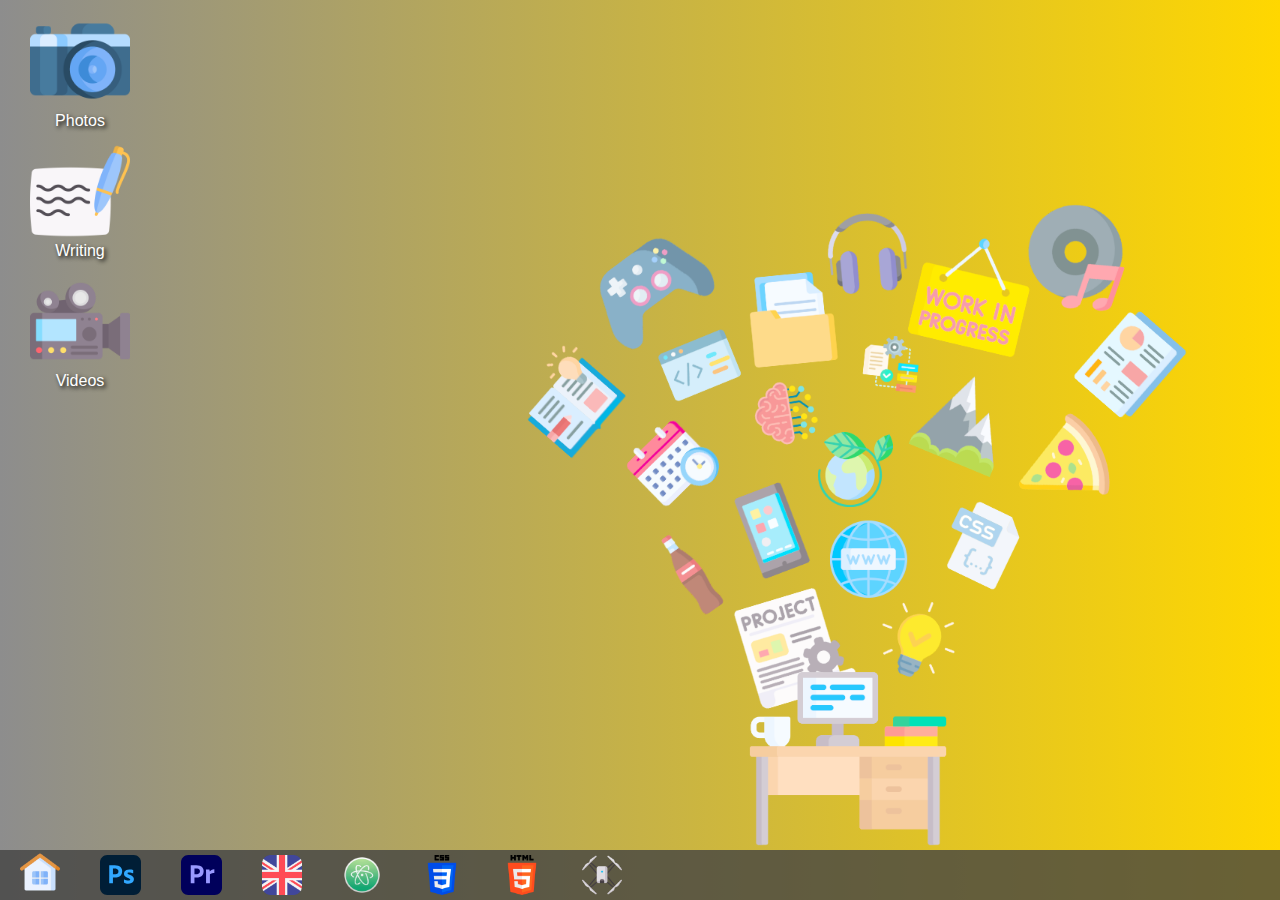
<file: index.html>
<!DOCTYPE html>
<html lang='en'>
  <head>
    <meta charset='UTF-8'/>
    <link rel="icon" type="image/x-icon" href="images/favicon.ico">
    <meta name='viewport'
      content='width=device-width, initial-scale=1.0, maximum-scale=1.0' />
    <title>Umberto Pestarini</title>
    <link rel="stylesheet" href="style3.css">
    <link href="https://fonts.googleapis.com/css2?family=Beth+Ellen&display=swap" rel="stylesheet">
  </head>
  <body>
  <div class="background desktop">

    <div class="desk-photo">
      <img src="images/desk.png" alt="background">
    </div>




   <div class="folder-container">
    <a href="portfolio-photo-gallery.html">
      <div class="desk-folder">
       <img src="images/icons/camera.png" alt="photos">
       <p>Photos</p>
      </div>
    </a>
    <a href="writing.html">
      <div class="desk-folder">
       <img  src="images/icons/writing.png" alt="writing">
       <p>Writing</p>
      </div>
    </a>
    <a href="https://www.youtube.com/channel/UCzTygvDn1j-W-tBzzBotGOg" target="_blank" rel="noopener">
      <div class="desk-folder">
       <img  src="images/icons/video.png" alt="videos">
       <p>Videos</p>
      </div>
    </a>
  </div>

    <div class="footer">
      <div class="footer-background">
      <div class="icons">

        <div class="dropup">
            <button class="dropbtn"><img id="home" src="images/icons/home.png" alt="icon"></button>
            <div class="dropup-content">
                <a href="aboutme.html">About</a>
                <a href="https://github.com/Umbi13" target="_blank" rel="noopener">Github</a>
                <a href="https://www.linkedin.com/in/umberto-pestarini-37a011240/" target="_blank" rel="noopener">Linkedin</a>
                <a href="mailform.html">Contact</a>
            </div>
          </div>

          <div class="skills">
            <img src="images/icons/Photoshop.svg" alt="Photoshop">
            <div class="level">
              <p>Photoshop <br> Intermediate <br> Self learner</p>

            </div>
          </div>

          <div class="skills">
            <img src="images/icons/Premiere.svg" alt="Premiere">
            <div class="level">
              <p>Premiere <br> Intermediate <br> Self learner</p>
            </div>
          </div>

          <div class="skills">
            <img src="images/icons/uk.png" alt="English">
            <div class="level">
              <p>English <br> Advanced <br> Learned abroad</p>
            </div>
          </div>

          <div class="skills">
            <img src="images/icons/atom.png" alt="Atom">
            <div class="level">
              <p>Atom <br> Basic <br> Learning on <br> start2impact</p>
            </div>
          </div>

          <div class="skills">
            <img src="images/icons/css.png" alt="CSS">
            <div class="level">
              <p>CSS <br> Basic <br> Learning on <br> start2impact</p>
            </div>
          </div>

          <div class="skills">
            <img src="images/icons/html.png" alt="html">
            <div class="level">
              <p>Html <br> Basic <br> Learning on <br> start2impact</p>
            </div>
          </div>

          <div class="skills">
            <img src="images/icons/drone.png" alt="drone">
            <div class="level">
              <p>Drone operator <br> Intermeadiate <br> Self Learner </p>
            </div>
          </div>
        </div>
      </div>
     </div>
  </div>




<div class="background-mobile">

    <div class="signature-photo-mobile">

      <img src="images/PP.png" alt="Umberto Pestarini">

      <p id="firma-mobile">Umberto Pestarini</p>
    </div>


    <div class="skills-mobile">

      <h2>SKILLS</h2>

      <img src="images/icons/Photoshop.svg" alt="Photoshop">
        <p>Intermediate <br> Self learner</p>

      <img src="images/icons/Premiere.svg" alt="Premiere">
        <p>Intermediate <br> Self learner</p>

      <img src="images/icons/uk.png" alt="English">
        <p>Advanced <br> Learned abroad</p>

      <img src="images/icons/atom.png" alt="Atom">
        <p>Basic <br> Learning on <br> start2impact</p>

      <img src="images/icons/css.png" alt="CSS">
        <p>Basic <br> Learning on <br> start2impact</p>

      <img src="images/icons/html.png" alt="Html">
        <p>Basic <br> Learning on <br> start2impact</p>


      <img src="images/icons/drone.png" alt="drone">
        <p>Drone operator <br> Intermediate <br> Self Learner </p>

    </div>

    <div class="desk-folder-mobile">

      <h2>CONTENT</h2>

      <a href="portfolio-photo-gallery.html">
     <img src="images/icons/camera.png" alt="photos">
     <p>Photos</p>
     </a>

      <a href="writing.html">
        <img  src="images/icons/writing.png" alt="writing">
        <p>Writing</p>
      </a>

      <a href="https://www.youtube.com/channel/UCzTygvDn1j-W-tBzzBotGOg" target="_blank" rel="noopener">
         <img  src="images/icons/video.png" alt="videos">
         <p>Videos</p>
      </a>

    </div>

    <div class="menu-mobile">
      <a href="aboutme.html">About</a>
      <a href="https://github.com/Umbi13" target="_blank" rel="noopener">Github</a>
      <a href="https://www.linkedin.com/in/umberto-pestarini-37a011240/" target="_blank" rel="noopener">Linkedin</a>
      <a href="mailform.html">Contact</a>
    </div>

</div>

</body>
</html>
</file>
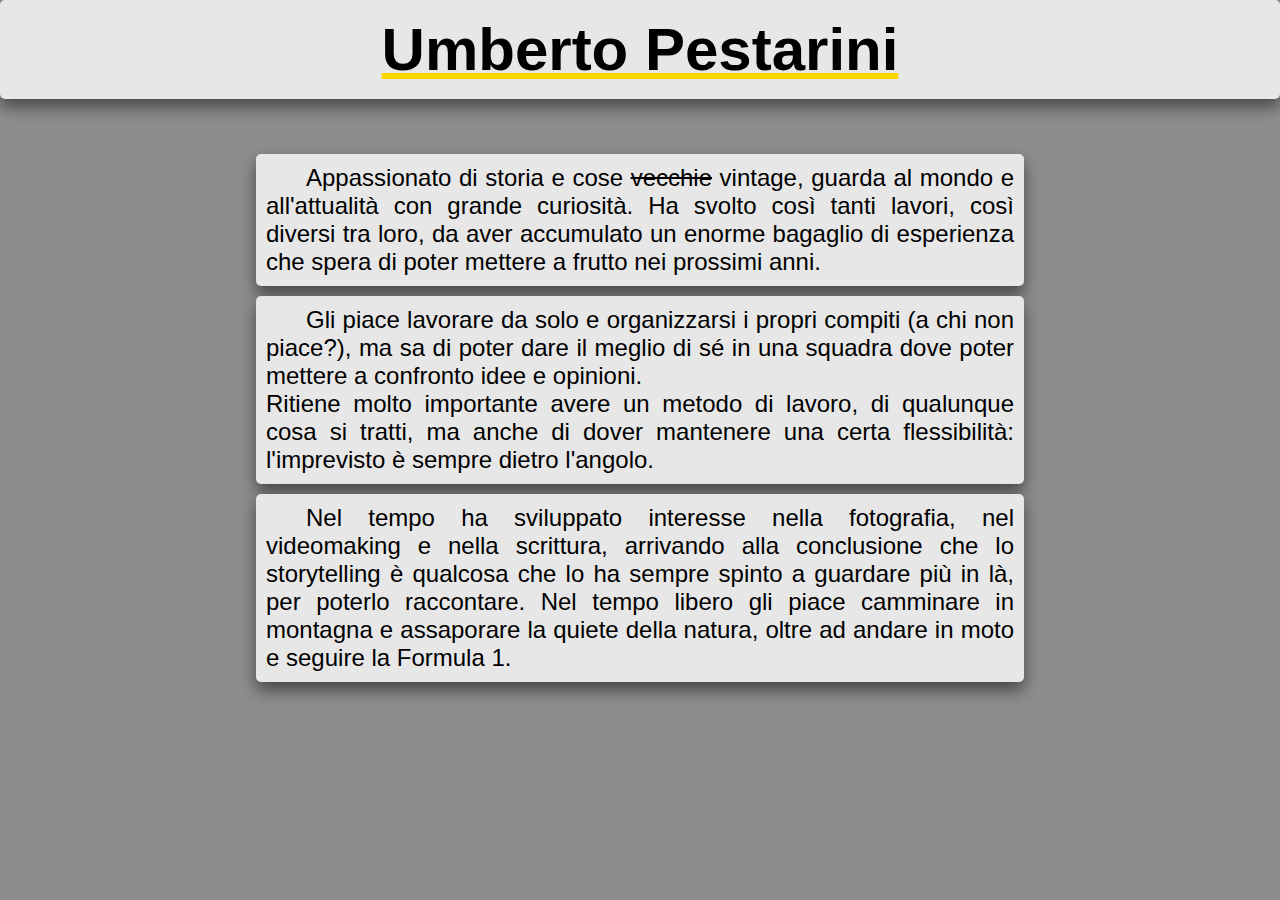
<file: aboutme.html>
<!DOCTYPE html>
<html lang='en'>
  <head>
    <meta charset='UTF-8'/>
    <link rel="icon" type="image/x-icon" href="../links-and-images/images/favicon.ico">
    <meta name='viewport'
      content='width=device-width, initial-scale=1.0, maximum-scale=1.0' />
    <title>UPWeb</title>
    <link rel="stylesheet" href="style3.css">
    <link href="https://fonts.googleapis.com/css2?family=Beth+Ellen&display=swap" rel="stylesheet">
  </head>
  <body>
    <div class="aboutme">


<h1>Umberto Pestarini</h1>


      <div class="bio">
        <div class="paragraph">
          <p>Appassionato di storia e cose <s>vecchie</s>
            vintage, guarda al mondo e all'attualità con grande curiosità.
            Ha svolto così tanti lavori, così diversi tra loro, da aver accumulato
            un enorme bagaglio di esperienza che spera di poter mettere a frutto nei prossimi anni. </p>
        </div>
        <div class="paragraph">
        <p>Gli piace lavorare da solo e organizzarsi i
           propri compiti (a chi non piace?), ma sa di poter dare il meglio di sé in una squadra
           dove poter mettere a confronto idee e opinioni. <br> Ritiene molto importante avere un metodo di lavoro, di qualunque cosa si tratti, ma anche di dover mantenere
           una certa flessibilità: l'imprevisto è sempre dietro l'angolo.</p>
        </div>

        <div class="paragraph">
        <p>Nel tempo ha sviluppato interesse nella fotografia, nel videomaking e nella scrittura,
          arrivando alla conclusione che lo storytelling è
           qualcosa che lo ha sempre spinto a guardare più in là, per poterlo raccontare.
           Nel tempo libero gli piace camminare in montagna e assaporare la quiete della natura, oltre ad andare in moto e seguire la Formula 1.</p>
       </div>
      </div>
  </div>
  </body>
</html>
</file>
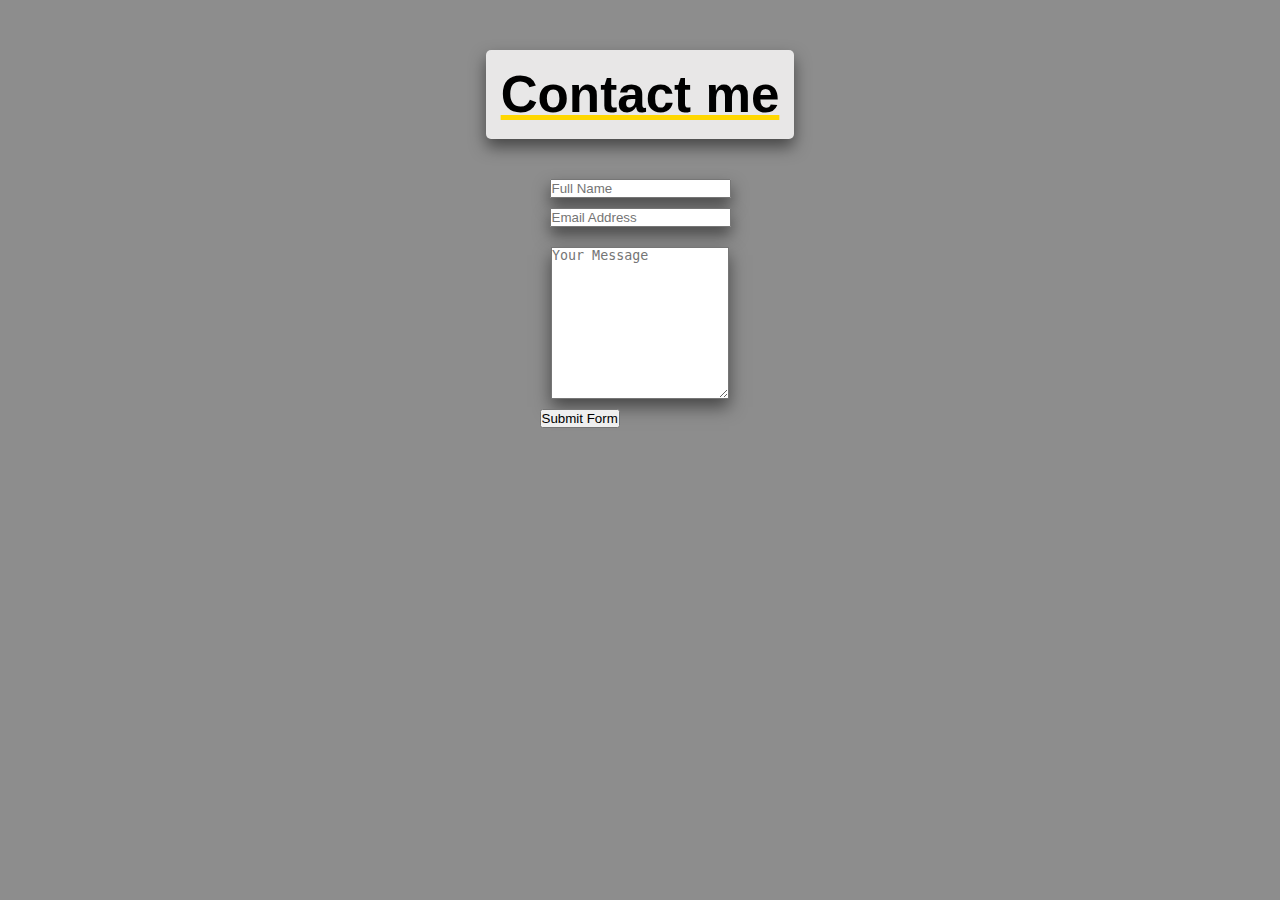
<file: mailform.html>
<!DOCTYPE html>
<html lang='en'>
  <head>
    <meta charset='UTF-8'/>
    <link rel="icon" type="image/x-icon" href="images/favicon.ico">
    <meta name='viewport'
      content='width=device-width, initial-scale=1.0, maximum-scale=1.0' />
    <title>Umberto Pestarini</title>
    <link rel="stylesheet" href="style3.css">  </head>
  <body>

<div class="contact-me">


    <header class="contactme-header">
      <h1>Contact me</h1>
    </header>

    <div class="container">
      <form target="_blank" action="https://formsubmit.co/umbi.pesta@tiscali.it" method="POST">
        <div class="form-group">
          <div class="form-row">
            <div class="col">
              <input type="text" name="name" class="form-control" placeholder="Full Name" required>
            </div>
            <div class="col">
              <input type="email" name="email" class="form-control" placeholder="Email Address" required>
            </div>
          </div>
        </div>
        <div class="form-group">
          <textarea placeholder="Your Message" class="form-control" name="message" rows="10" required></textarea>
        </div>
        <button type="submit" class="btn btn-lg btn-dark btn-block">Submit Form</button>
      </form>
    </div>

</div>

</body>
</html>
</file>
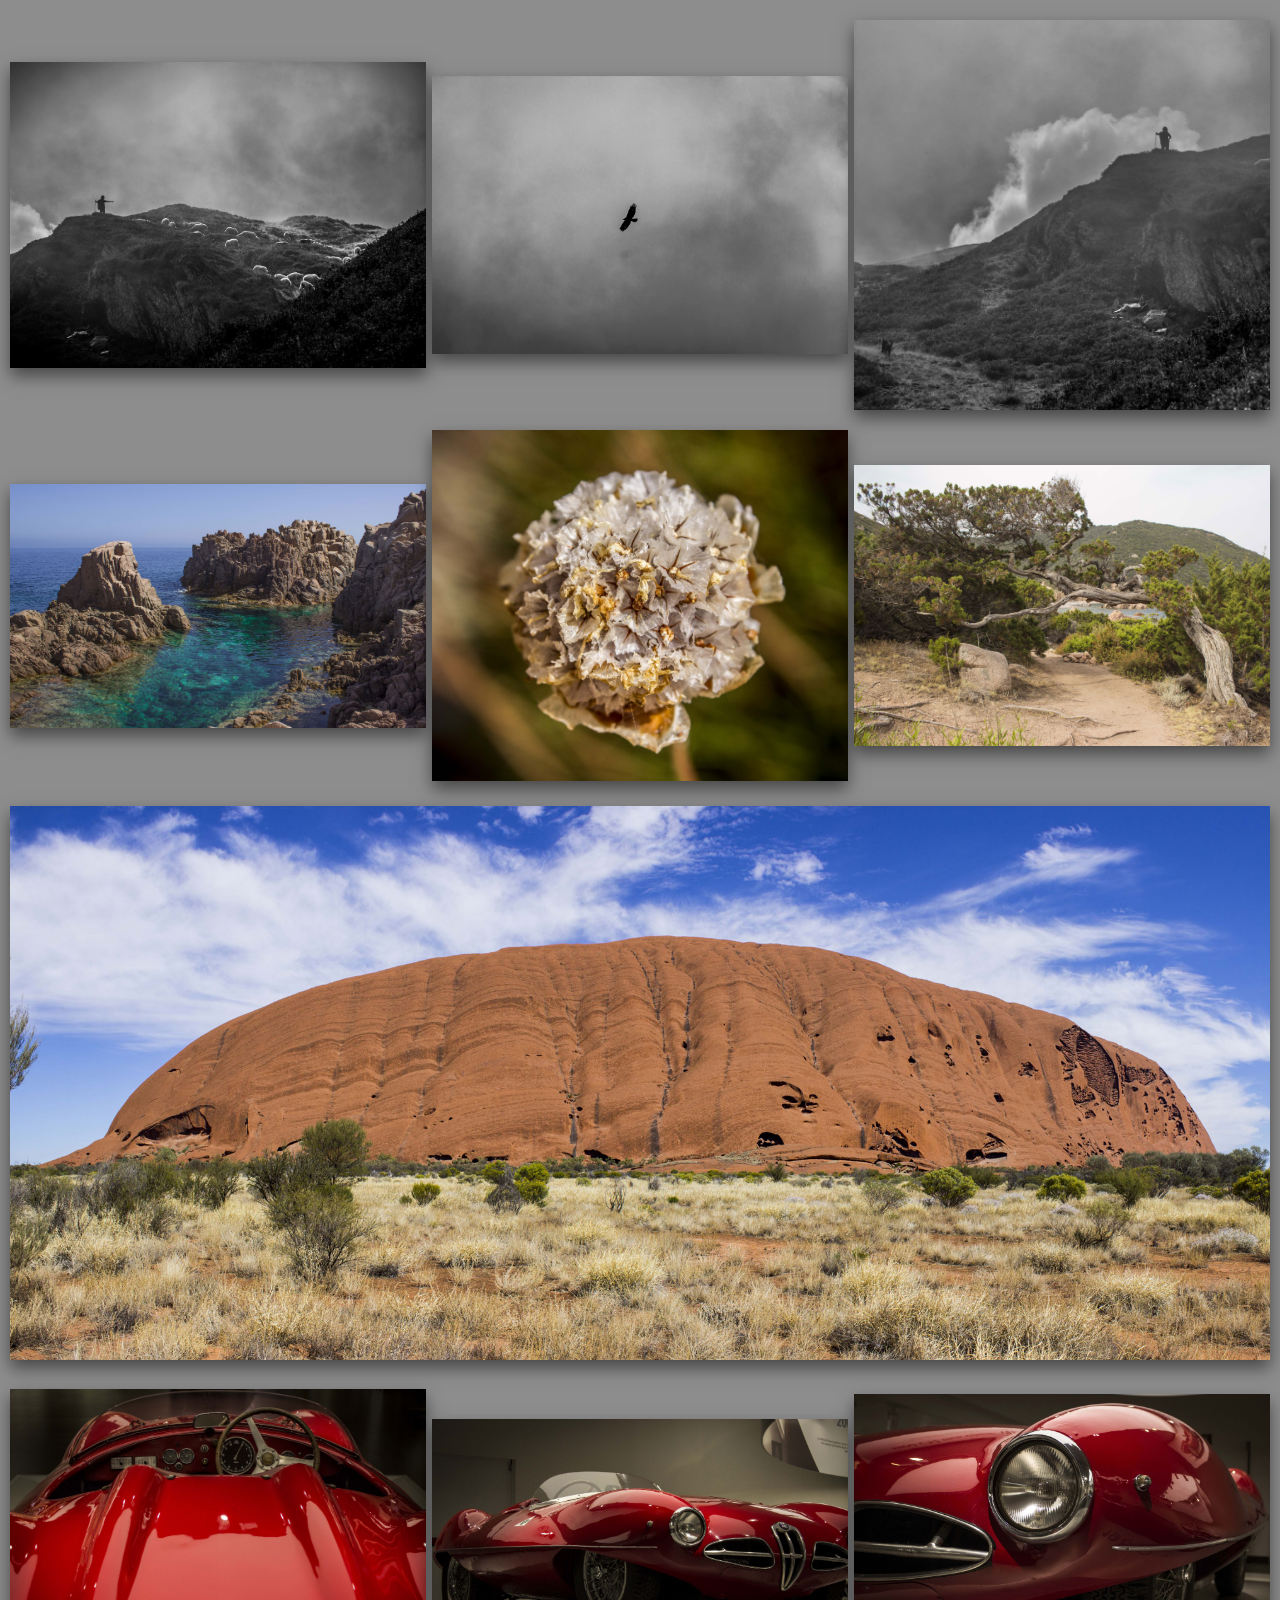
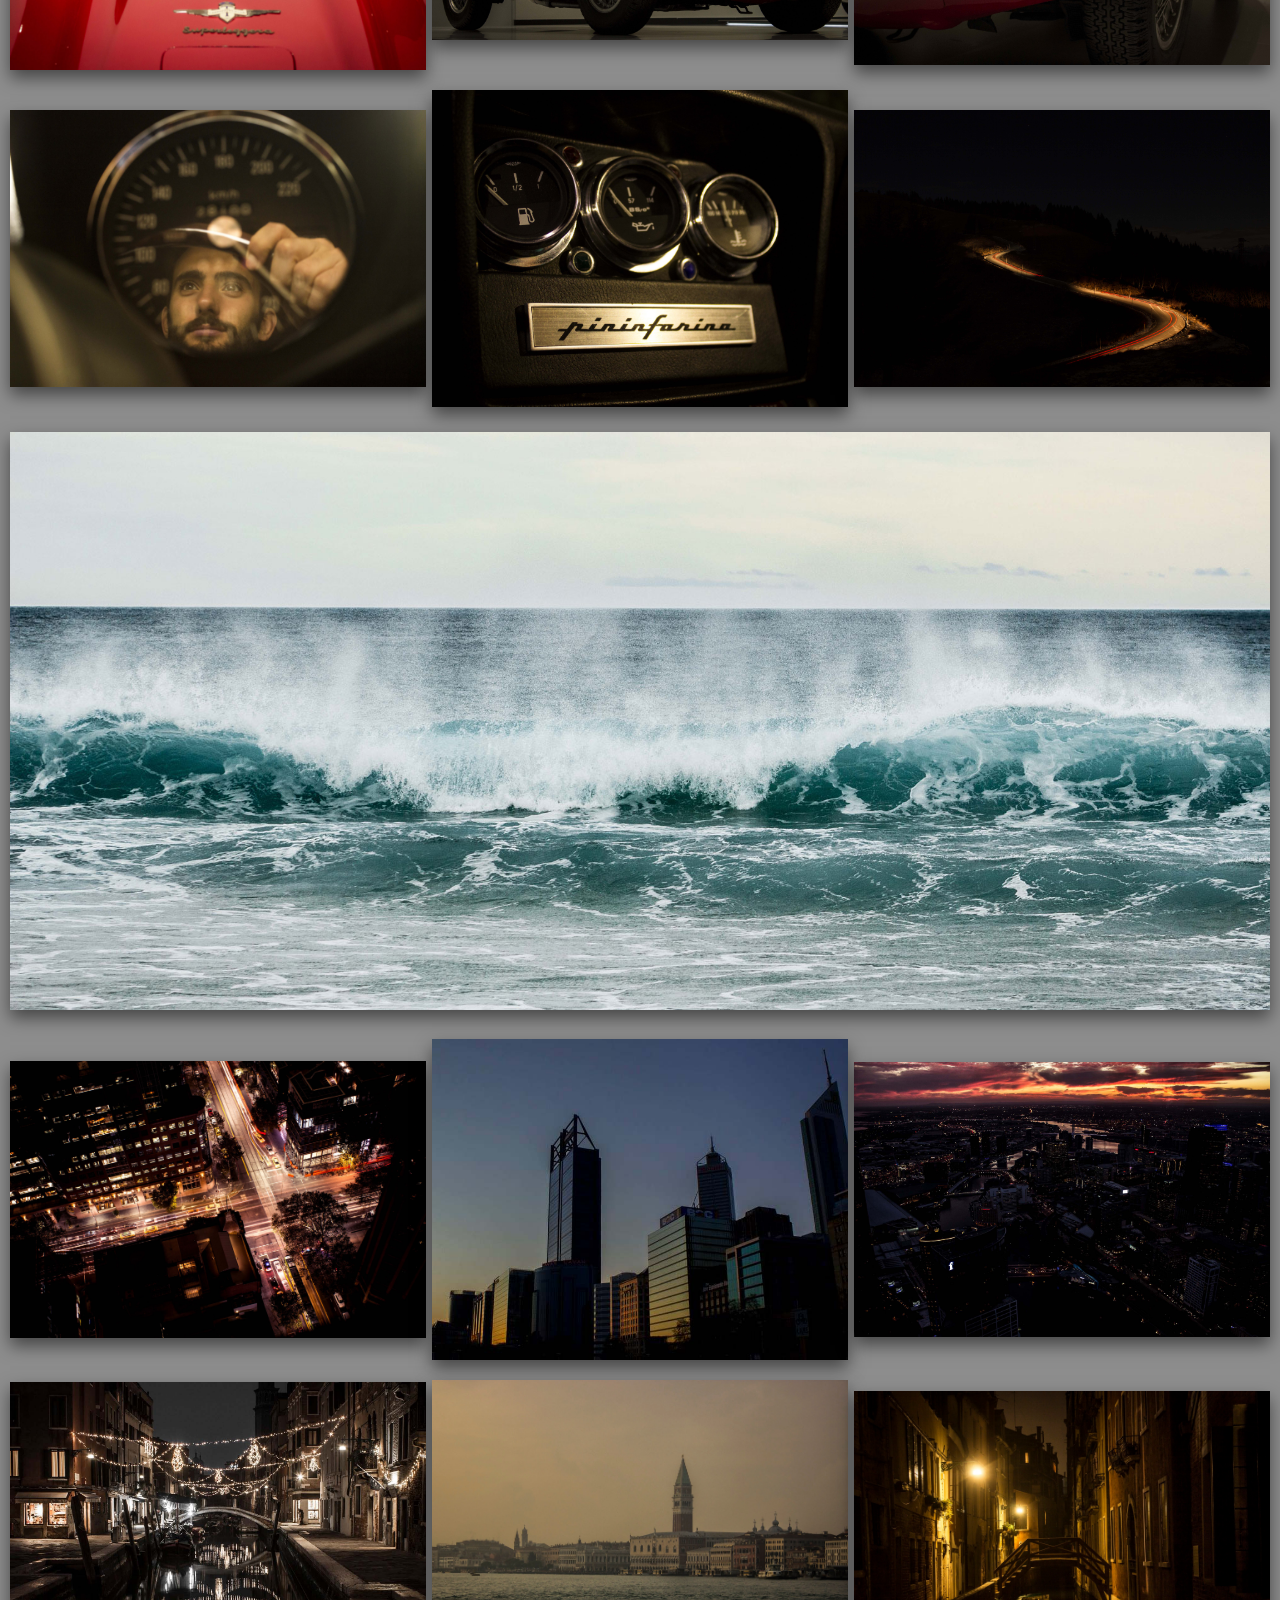
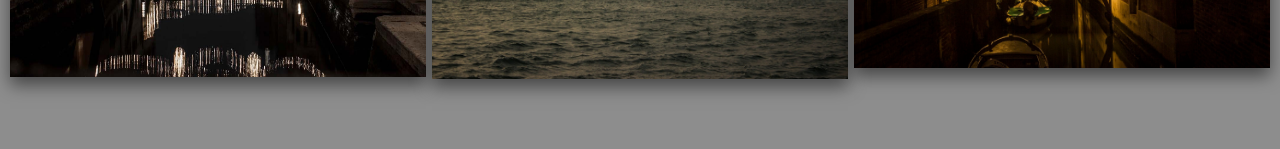
<file: portfolio-photo-gallery.html>
<!DOCTYPE html>
<html lang='en'>
  <head>
    <meta charset='UTF-8'/>
    <link rel="icon" type="image/x-icon" href="../links-and-images/images/favicon.ico">
    <meta name='viewport'
      content='width=device-width, initial-scale=1.0, maximum-scale=1.0' />
    <title>UPWeb</title>
    <link rel="stylesheet" href="style3.css">

  </head>
  <body>
     <div class="gallery-background">

       <div class="gallery-container">
         <div class="gallery-items">
           <div class="row">
             <img src="images/galleria portfolio/shepard/pastore_1.jpg">
             <img src="images/galleria portfolio/shepard/pastore_2.jpg">
             <img src="images/galleria portfolio/shepard/pastore_3.jpg">
           </div>

           <div class="row">
             <img src="images/galleria portfolio/sea/costa (1).jpg">
             <img src="images/galleria portfolio/sea/costa (2).jpg">
             <img src="images/galleria portfolio/sea/costa (3).jpg">
           </div>

           <div class="row">
             <div class="pan">
               <img src="images/galleria portfolio/panorama/uluru.jpg">
             </div>
           </div>

           <div class="row">
             <img src="images/galleria portfolio/alfa/alfa (1).jpg">
             <img src="images/galleria portfolio/alfa/alfa (2).jpg">
             <img src="images/galleria portfolio/alfa/alfa (3).jpg">
           </div>

           <div class="row">
             <img src="images/galleria portfolio/car/car (1).jpg">
             <img src="images/galleria portfolio/car/car (2).jpg">
             <img src="images/galleria portfolio/car/car (3).jpg">
           </div>

           <div class="row">
             <div class="pan">
               <img src="images/galleria portfolio/panorama/ocean.jpg">
             </div>
           </div>

           <div class="row">
             <img src="images/galleria portfolio/city/city (1).jpg">
             <img src="images/galleria portfolio/city/city (2).jpg">
             <img src="images/galleria portfolio/city/city (3).jpg">
           </div>

           <div class="row">
             <img src="images/galleria portfolio/venezia/ve (1).jpg">
             <img src="images/galleria portfolio/venezia/ve (2).jpg">
             <img src="images/galleria portfolio/venezia/ve (3).jpg">
           </div>

         </div>
       </div>




     </div>

  </body>
</html>
</file>
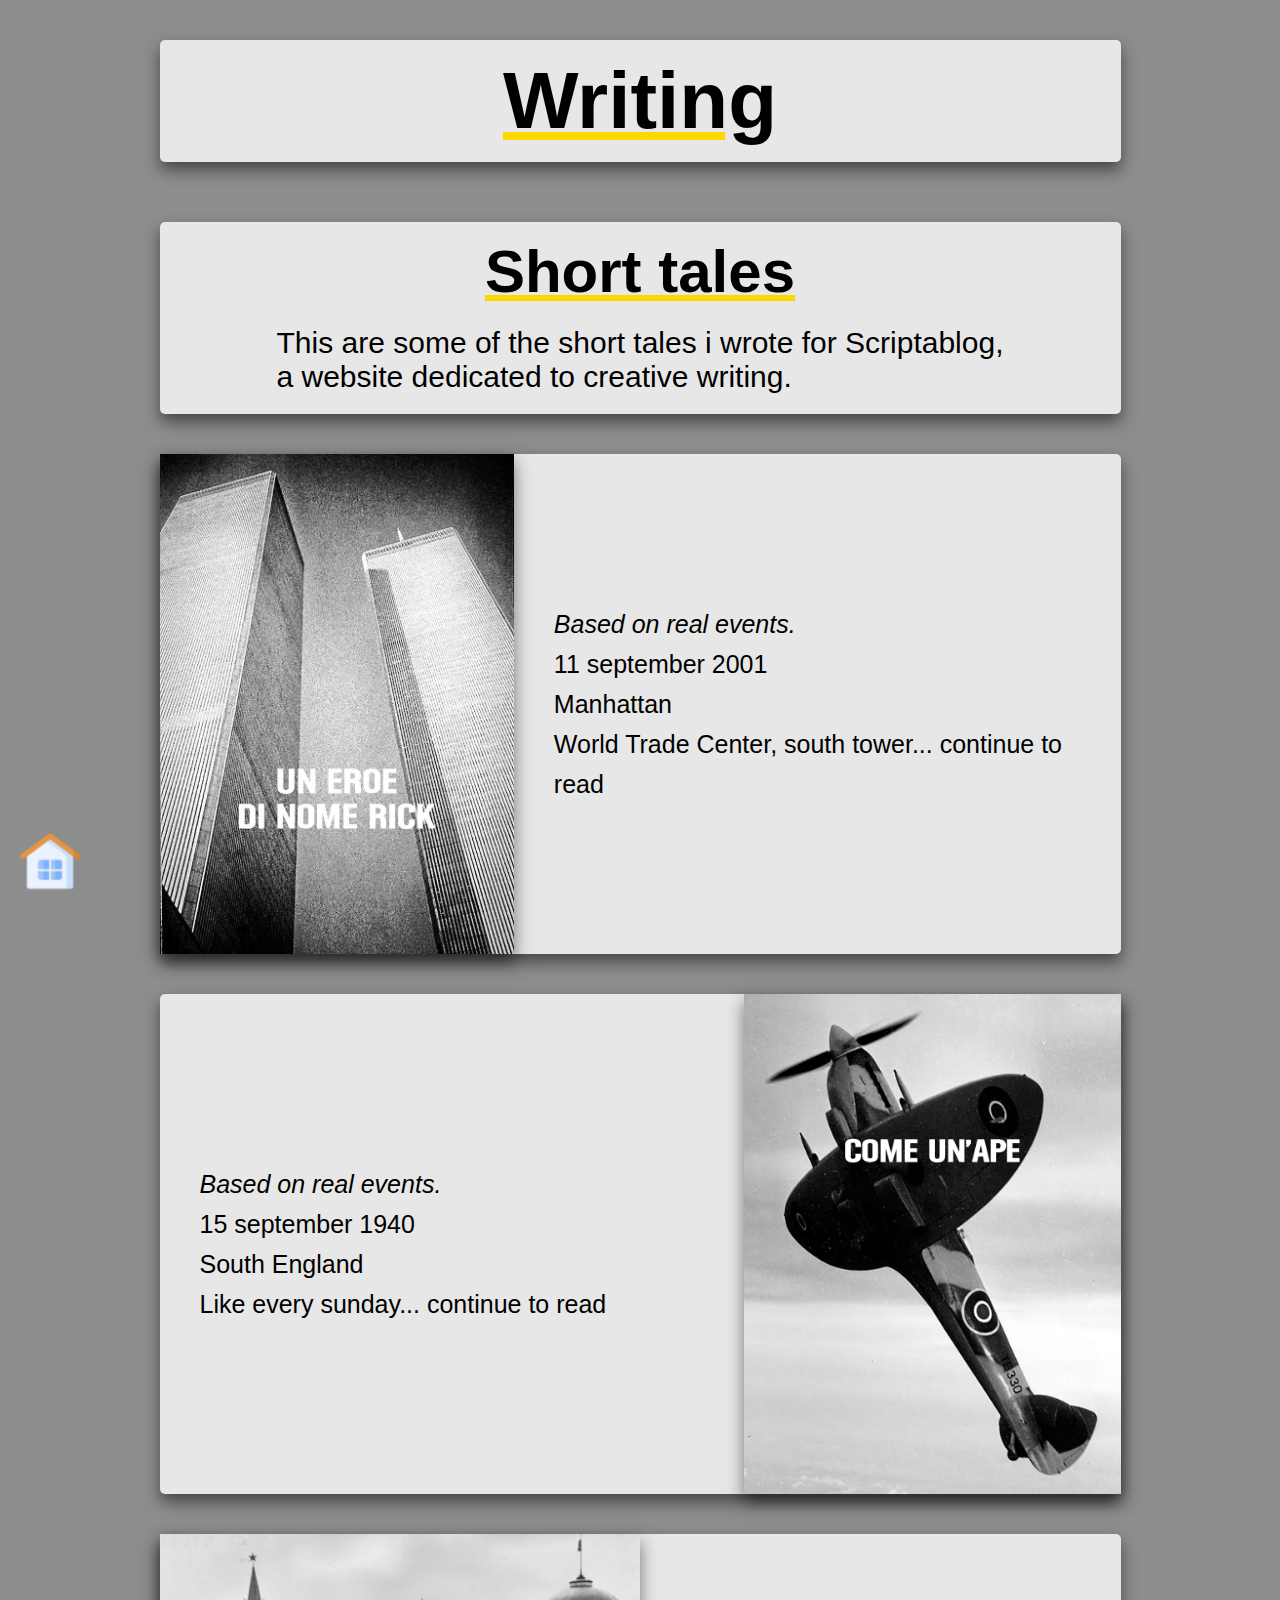
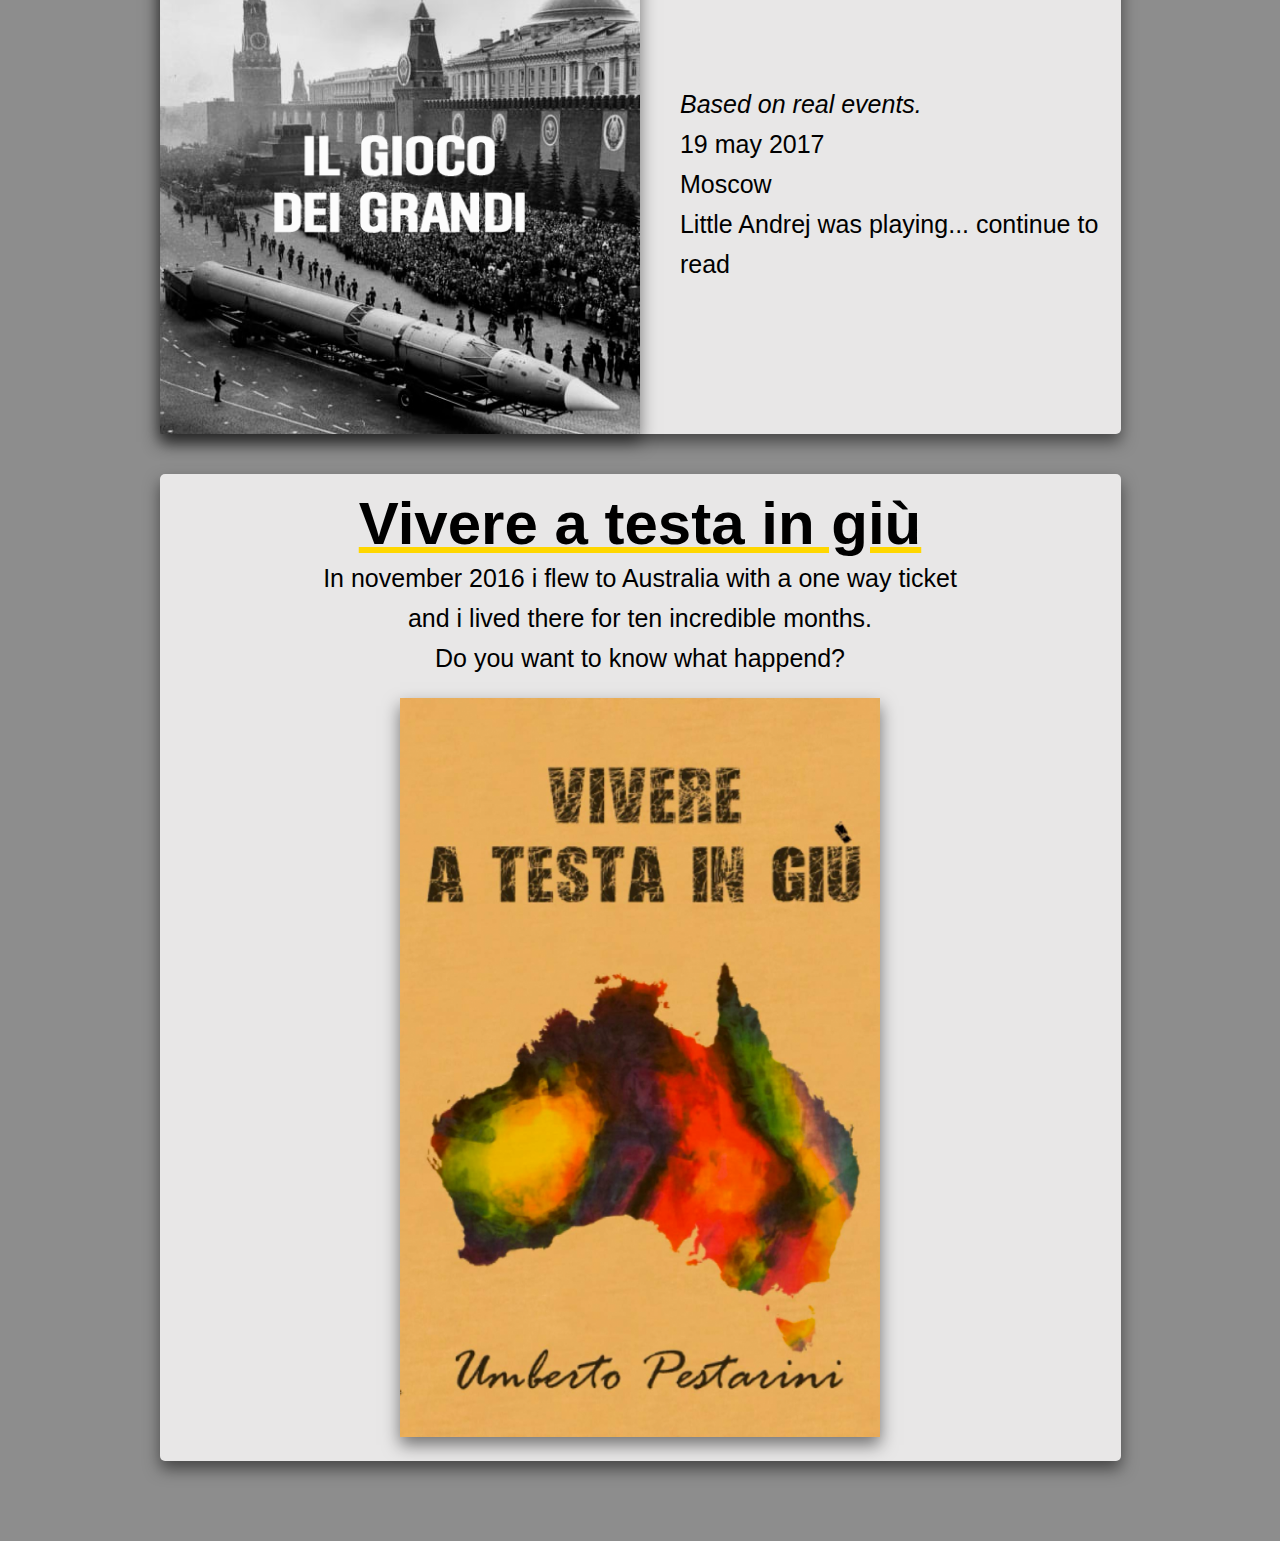
<file: writing.html>
<!DOCTYPE html>
<html lang='en'>
  <head>
    <meta charset='UTF-8'/>
    <link rel="icon" type="image/x-icon" href="images/favicon.ico">
    <meta name='viewport'
      content='width=device-width, initial-scale=1.0, maximum-scale=1.0' />
    <title>Umberto Pestarini</title>
    <link rel="stylesheet" href="style3.css">
    <link href="https://fonts.googleapis.com/css2?family=Beth+Ellen&display=swap" rel="stylesheet">
  </head>
  <body>
<div class="writing-desktop">


    <div class="home-button">
          <a href="index.html"> <img src="images/icons/home.png"></a>
    </div>
<div class="writing">

    <div class="column">

      <div class="page-head">
        <h1>Writing</h1>
      </div>

      <div class="heading">
        <h2>Short tales</h2>
        <p>This are some of the short tales i wrote for Scriptablog, <br>
        a website dedicated to creative writing.</p>
      </div>

    <div class="tales">
      <img src="images/writing/twin-towers.jpg" alt="Un erore di nome Rick">
      <div class="incipit">
        <p><em>Based on real events.</em> <br>
        11 september 2001 <br>
        Manhattan <br>
        World Trade Center, south tower...
        <a href="https://www.scriptablog.com/storie-di-storia-un-eroe-di-nome-rick/" target="_blank" rel="noopener">continue to read</a>
        </p>
      </div>
    </div>

    <div class="tales">
      <div class="incipit">
        <p><em>Based on real events.</em> <br>
        15 september 1940<br>
        South England <br>
        Like every sunday...
        <a href="https://www.scriptablog.com/storie-di-storia-come-unape/" target="_blank" rel="noopener">continue to read</a>
        </p>
      </div>
      <img src="images/writing/spitfire.png" alt="Come un'ape">
    </div>

    <div class="tales">
      <img src="images/writing/ussr.png" alt="Il gioco dei grandi">
      <div class="incipit">
        <p><em>Based on real events.</em> <br>
        19 may 2017 <br>
        Moscow <br>
        Little Andrej was playing...
        <a href="https://www.scriptablog.com/storie-di-storia-il-gioco-dei-grandi/" target="_blank" rel="noopener">continue to read</a>
        </p>
      </div>
    </div>

    <div class="book">
      <h2>Vivere a testa in giù</h2>
      <p>In november 2016 i flew to Australia with a one way ticket <br>
        and i lived there for ten incredible months. <br>
        Do you want to know what happend? <br>
      </p>
      <a href="https://www.amazon.it/Vivere-testa-gi%C3%B9-Avventura-Australia/dp/1790855594/ref=sr_1_1?__mk_it_IT=%C3%85M%C3%85%C5%BD%C3%95%C3%91&crid=2VBC880EA0C40&keywords=vivere+a+testa+in+gi%C3%B9&qid=1653816649&sprefix=vivere+a+testa+in+gi%C3%B9%2Caps%2C948&sr=8-1" target="_blank" rel="noopener"><img src="images/cover.png" alt="Vivere a testa in giù"></a>
    </div>
   </div>
 </div>
</div>

<div class="writing-mobile">
  <div class="column-mobile">

    <div class="page-header">
      <h1>Writing</h1>
    </div>

    <div class="heading">
      <h2>Short tales</h2>
      <p>This are some of the Short Tales i wrote for Scriptablog, <br>
      a website dedicated to creative writing.</p>
    </div>

  <div class="tales-mobile">
    <img src="images/writing/twin-towers.jpg" alt="Un eroe di nome Rick">
    <div class="incipit">
      <p><em>Based on real events.</em> <br>
      11 september 2001, Manhattan <br>
      World Trade Center, south tower...
      <a href="https://www.scriptablog.com/storie-di-storia-un-eroe-di-nome-rick/">continue to read</a>
      </p>
    </div>
  </div>

  <div class="tales-mobile">
    <img src="images/writing/spitfire.png" alt="Come un'ape">
    <div class="incipit-mobile">
      <p><em>Based on real events.</em> <br>
      15 september 1940 south England <br>
      Like every sunday...
      <a href="https://www.scriptablog.com/storie-di-storia-come-unape/">continue to read</a>
      </p>
    </div>
  </div>

  <div class="tales-mobile">
    <img src="images/writing/ussr.png" alt="Il gioco dei grandi">
    <div class="incipit">
      <p><em>Based on real events.</em> <br>
      19 maggio 2017 Mosca <br>
      Little Andrej was playing...
      <a href="https://www.scriptablog.com/storie-di-storia-il-gioco-dei-grandi/">continue to read</a>
      </p>
    </div>
  </div>

  <div class="book">
    <h2>Vivere a testa in giù</h2>
    <p>In november 2016 i flew to Australia with a one way ticket <br>
      and i lived there for ten incredible months.
      <br> Do you want to know what happend?<br>
    </p>
    <a href="https://www.amazon.it/Vivere-testa-gi%C3%B9-Avventura-Australia/dp/1790855594/ref=sr_1_1?__mk_it_IT=%C3%85M%C3%85%C5%BD%C3%95%C3%91&crid=2VBC880EA0C40&keywords=vivere+a+testa+in+gi%C3%B9&qid=1653816649&sprefix=vivere+a+testa+in+gi%C3%B9%2Caps%2C948&sr=8-1"><img src="images/cover.png" alt="Vivere a testa in giù"></a>
  </div>
  </div>
</div>




</body>
</html>
</file>
<file: style3.css>
/*desktop*/

.background-mobile {
  display: none;
}

* {
  box-sizing: border-box;
  margin: 0;
  padding: 0;
}

 body, html {
  height: 100%;
}

.background {

   background-image: linear-gradient(to right, rgba(141, 141, 141), rgba(255,215,0));
   height: 100%;
   width: 100%;
   background-repeat: no-repeat;
   background-position: center;
   background-size: cover;
   position: absolute;
}

.desk-photo img {
  position: absolute;
  bottom: 18px;
  margin-left: 10%;
  height: 90%;
  text-shadow: 2px 2px 7px #424141;
}

.folder-container {
  width: 7em;
  margin-left: 30px;
  position: absolute;
  z-index: 2;
}

.folder-container a {
  padding: 0;
}

.desk-folder {
  padding-top: 10px;
  width: 100px;
  height: 130px;
  display: flex;
  flex-direction: column;
  justify-content: space-around;
  }


.desk-folder p {
  display: flex;
  justify-content: space-around;
  font-family: 'Helvetica', sans-serif;
  color: white;
  text-shadow: 2px 2px 4px black;
}

a {
  text-decoration: none;
}

.footer-background {
  background-color: rgba(67, 67, 66, 0.8);
  position: fixed;
  bottom: 0;
  width: 100%;
  height: 50px;
}

.icons  {
  display: flex;
  align-items: center;
  height: 50px;
  opacity: 100%;
}

#home {
  display: flex;
  justify-content: space-around;
  padding-left: 20px;
  height: 40px;
  width: auto;
}

  .skills {
  display: flex;
  justify-content: flex-start;
  margin-left: 20px;
  height: 40px;
  width: auto;
  display: flex;
}

.skills img {
  margin-left: 20px;
}

.dropbtn {
  height: 50px;
  background-color: transparent;
  border: none;
}

.dropup {
 position: relative;
 display: inline-block;
 font-family: 'Helvetica', sans-serif;
 font-size: 30px;
}

.dropup-content {
 display: none;
 position: absolute;
 bottom: 50px;
 background-color: rgba(67, 67, 66, 0.8);
 min-width: 200px;
 box-shadow: 0px 8px 16px 0px rgba(0,0,0,0.5);
 z-index: 1;
 height: 300px;
}

.dropup-content a {
 color: black;
 padding: 12px 16px;
 text-decoration: none;
 display: block;
}

.dropup-content a:hover {
  background-color: #FFD700;
  transition: .5s ease;
}

.dropup:hover .dropup-content {
 display: block;
}


  .skills:hover img {
    border-bottom: 2px solid rgb(255,215,0);
  }

  .skills:hover .level p {
    display: block;
    transition: .5s ease;
  }

  .level p {
    display: none;
    position: fixed;
    left: 20em;
    bottom: 10em;
    border: 7px solid rgba(67, 67, 66, 0.8);
    border-top:  20px solid rgba(67, 67, 66, 0.8);
    background-color: #E8E7E7;
    box-shadow: 0px 8px 16px 0px rgba(0,0,0,0.5);
    z-index: 1;
    height: 250px;
    width: 350px;
    font-family: 'Helvetica', sans-serif;
    font-size: 30px;
    text-align: center;
    line-height: 50px;
    padding: 10px;
    border-radius: 5px;
    }

  .gallery-background {
     background-color: rgb(141, 141, 141);
    }

  .gallery-container {
    width: 100%;
    height: 100%;
    padding-bottom: 70px;
   }

  .gallery-items img {
    width: 33%;
    box-shadow: 0px 8px 16px 0px rgba(0,0,0,0.5);
   }

  .row {
    display: flex;
    align-items: center;
    justify-content: space-between;
    padding-top: 20px;
    margin-left: 10px;
    margin-right: 10px;

    }

  .pan img {
    width: 100%;
    margin-top: 5px;
    margin-bottom: 5px;
  }


  .home-button {
    position: fixed;
    bottom: 5px;
  }

  .home-button img {
    padding-left: 20px;
    padding-top: 10px;
    height: 70px;
    width: auto;
  }

  .writing-mobile {
    display: none;
  }

  .writing  {
     width: 100%;
     background-color: rgb(141, 141, 141);
     display: flex;
     justify-content: space-around;
    }

    .page-head {
      margin: 20px;
    }

    .heading, .tales, .book, .page-header {
      background-color: #E8E7E7;
      border-radius: 5px;
    }

   .heading {
     display: flex;
     flex-direction: column;
     align-items: center;
     justify-content: space-around;
     margin: 20px;
     box-shadow: 0px 8px 16px 0px rgba(0,0,0,0.5);
   }

 .writing-desktop h1 {
   display: flex;
   justify-content: space-around;
   font-family: 'Helvetica', sans-serif;
   font-size: 80px;
   text-decoration: underline;
   text-decoration-color: rgb(255,215,0);

   padding: 15px;
 }

 .writing-desktop h2 {
   display: flex;
   justify-content: space-around;
   font-family: 'Helvetica', sans-serif;
   font-size: 60px;
   text-decoration: underline;
   padding-top: 15px;
   text-decoration-color: rgb(255,215,0);
   }

 .heading p {
   font-family: 'Helvetica', sans-serif;
   font-size: 30px;
   padding-top: 20px;
   padding-bottom: 20px;
 }

  .column {
    display: flex;
    flex-direction: column;
    width: 1001px;
    margin-top: 20px;
  }

    .tales {
      display: flex;
      height: 500px;
      margin: 20px;
      max-width: 1000px;
      justify-content: space-between;
      box-shadow: 0px 8px 16px 0px rgba(0,0,0,0.5);
    }

    .tales img {
      height: 100%;
      box-shadow: 0px 8px 16px 0px rgba(0,0,0,0.5);
    }

    .tales p {
      padding-left: 40px;
      font-family: 'Helvetica', sans-serif;
      font-size: 25px;
      line-height: 40px;
    }

    .incipit {
      display: flex;
      flex-direction: column;
      display: flex;
      align-items: center;
      justify-content: center;
      padding-right: 10px;
    }

    .writing-footer {
      display: flex;
      justify-content: space-around;
      margin-left: 20px;
      height: 40px;
      width: auto;
    }

      .incipit a {
        text-decoration: none;
        color: black;
      }

      .book {
        text-align: center;
        margin: 20px;
        max-width: 1000px;
        padding-bottom: 20px;
        margin-bottom: 80px;
        box-shadow: 0px 8px 16px 0px rgba(0,0,0,0.5);
      }

      .book img {
        margin-top: 20px;
        text-align: center;
        width: 50%;
        box-shadow: 0px 8px 16px 0px rgba(0,0,0,0.5);
      }

      .book p {
        margin: auto;
        font-family: 'Helvetica', sans-serif;
        font-size: 25px;
        line-height: 40px;
      }

      .about-heading {
        max-width: 1001px;
        margin: 20px;
        background-color: #E8E7E7;
        width: 800px;
        align-items: center;
        border-radius: 5px;
        padding: 15px;
        box-shadow: 0px 8px 16px 0px rgba(0,0,0,0.5);
      }

      .aboutme h1 {
        display: flex;
        justify-content: space-around;
        font-family: 'Helvetica', sans-serif;
        font-size: 60px;
        text-decoration: underline;
        padding-top: 15px;
        text-decoration-color: rgb(255,215,0);
      }

      .aboutme {
        background-color: rgb(141, 141, 141);
        height: 100%;

      }

      .bio-container {
        display: flex;
        flex-direction: column;
        align-items: center;
      }

      .photo-bio {
        display: flex;
        flex-direction: row;
      }

      .photo img {
        margin-left: 30%;
        margin-top: 15%;
        height: 500px;
        box-shadow: 0px 8px 16px 0px rgba(0,0,0,0.5);
        border-radius: 5px;
      }

      .bio {
        margin-top: 50px;
        padding-bottom: 50px;

      }

      .paragraph {
        display: flex;
        flex-direction: column;
        align-items: center;
      }

      .paragraph p {
        text-indent: 40px;
        background-color: #E8E7E7;
        width: 60%;
        text-indent: 1m;
        font-family: 'Helvetica', sans-serif;
        color: black;
        font-size: 1.5em;
        text-align: justify;
        padding: 10px;
        border-radius: 5px;
        margin: 5px;
        box-shadow: 0px 8px 16px 0px rgba(0,0,0,0.5);
      }

      .contact-me {
        background-color: rgb(141, 141, 141);
        height: 100%;
        display: flex;
        flex-direction: column;
        align-items: center;
      }

      .contactme-header {
        display: flex;
        justify-content: space-around;
        padding-top: 50px;


      }

      h1 {
        display: flex;
        justify-content: space-around;
        margin: 0px 0 20px 0;
        font-family: 'Helvetica', sans-serif;
        font-size: 4vw;
        text-decoration: underline;
        text-decoration-color: rgb(255,215,0);
        box-shadow: 0px 8px 16px 0px rgba(0,0,0,0.5);
        padding: 15px;
        background-color: #E8E7E7;
        border-radius: 5px;

      }

      .form-group {
        display: flex;
        flex-direction: column;
        align-items: center;
        margin: 10px;
      }

      .container {
        display: flex;
        flex-direction: column;
        align-items: center;
        width: 40%;
      }

      .col {
        margin-top: 10px;
        box-shadow: 0px 8px 16px 0px rgba(0,0,0,0.5);
      }

      .form-group textarea {
        margin-top: 10px;
        box-shadow: 0px 8px 16px 0px rgba(0,0,0,0.5);
      }

/*mobile*/

      @media only screen and (max-width:800px) {

        .background {
          display: none;
        }

        .background-mobile {
          background-image: linear-gradient(to right, rgba(141, 141, 141), rgba(255,215,0));
          height: auto;
          width: 100%;
          display: flex;
          flex-direction: column;
          align-items: center;
          }

        .signature-photo-mobile {
          width: 100%;
          display: flex;
          flex-direction: column;
          align-items: center;
        }

        .background-mobile h2 {
          margin-top: 20px;
          margin-left: 20%;
          margin-right: 20%;
          font-size: 50px;
          display: flex;
          flex-direction: column;
          align-items: center;
          font-family: 'Helvetica', sans-serif;
          text-decoration: underline;
          padding-top: 15px;
          text-decoration-color: rgb(255,215,0);
          background-color: #E8E7E7;
          padding: 10px;
          border-radius: 5px;
        }

        #firma-mobile {
          font-family: 'Beth Ellen', cursive;
          font-size: 40px;
          text-shadow: 2px 2px 7px #424141;
          text-align: center;
        }

        .signature-photo-mobile img {
          width: 60%;
          margin: auto;
          border-radius: 5px;
        }

        .skills-mobile {
          display: flex;
          flex-direction: column;
        }

        .skills-mobile img {
          padding-top: 20px;
          width: 40%;
          margin: auto;
        }

        .skills-mobile p {
          display: flex;
          flex-direction: row;
          align-items: center;
          padding-bottom: 10px;
          padding-top: 5px;
          text-align: center;
          justify-content: space-around;
          font-family: 'Helvetica', sans-serif;
          text-shadow: 1px 1px 2px black;
          font-size: 30px;
        }

        .desk-folder-mobile {
          display: flex;
          flex-direction: column;
          align-items: center;
          margin-top: 20px;
          margin-bottom: 20px;
        }

        .desk-folder-mobile img {
          width: 50%;
          margin: auto;
        }

        .desk-folder-mobile a {
          display: flex;
          flex-direction: column;
        }

        .desk-folder-mobile p {
          display: flex;
          justify-content: center;
          text-decoration: none;
          justify-content: space-around;
          font-family: 'Helvetica', sans-serif;
          color: black;
          font-size: 30px;
          text-shadow: 1px 1px 2px black;
        }

        .menu-mobile {
          display: flex;
          flex-wrap: wrap;
          width: 100%;
          justify-content: center;
          margin-top: 30px;
          margin-bottom: 30px;
        }

        .menu-mobile a {
          text-align: center;
          width: 85%;
          text-decoration: none;
          background-color: rgba(67, 67, 66, 0.5);
          margin: 10px;
          font-size: 50px;
          border-radius: 3px;
          font-family: 'Helvetica', sans-serif;
          color: black;
          box-shadow: 0px 8px 16px 0px rgba(0,0,0,0.5);
        }

        .home-button {
          display: none;
        }

        .gallery-container {
          padding-bottom: 40px;
        }

        .row {
          display: flex;
          flex-direction: column;
        }

        .row img {
          width: 95%;
          margin: 4px;
        }

        .pan {
          display: flex;
          justify-content: center;
          margin: auto;
        }

        .writing-desktop {
          display: none;
        }

      .page-header h1 {
          display: flex;
          justify-content: space-around;
          font-family: 'Helvetica', sans-serif;
          font-size: 80px;
          text-decoration: underline;
          text-decoration-color: rgb(255,215,0);
          box-shadow: 0px 8px 16px 0px rgba(0,0,0,0.5);
          padding: 15px;
        }

        .heading {
          text-align: center;
        }

        .writing-mobile {
          display: flex;
          width: 100%;
          background-color: rgb(141, 141, 141);
          justify-content: space-around;
        }

        .writing-mobile h2 {
          display: flex;
          justify-content: space-around;
          font-family: 'Helvetica', sans-serif;
          font-size: 60px;
          text-decoration: underline;
          text-decoration-color: rgb(255,215,0);
          padding: 15px;
        }

        .column-mobile {
          width: 90%;
        }

        .tales-mobile {
          display: flex;
          flex-direction: column;
          height: auto;
          margin: 20px;
          max-width: 1000px;
          justify-content: space-between;
          box-shadow: 0px 8px 16px 0px rgba(0,0,0,0.5);
          background-color: #E8E7E7;
        }

        .tales-mobile img {
          width: 100%;
          box-shadow: 0px 8px 16px 0px rgba(0,0,0,0.5);
        }

        .tales-mobile p {
          margin: 10px;
          font-family: 'Helvetica', sans-serif;
          font-size: 25px;
          line-height: 40px;
        }

        .tales-mobile a {
          text-decoration: none;
          color: black;
        }

        h2 {
          font-size: 50px;
        }

        .book {
          text-align: center;
          margin: 20px;
          max-width: 1000px;
          padding-bottom: 20px;
          margin-bottom: 50px;
          box-shadow: 0px 8px 16px 0px rgba(0,0,0,0.5);
        }

        .book img {
          margin-top: 30px;
          text-align: center;
          width: 90%;
          box-shadow: 0px 8px 16px 0px rgba(0,0,0,0.5);
        }

        .book p {
          margin: 10px;
          font-family: 'Helvetica', sans-serif;
          font-size: 25px;
          line-height: 40px;
        }

        .aboutme h1 {
          font-family: 'Helvetica', sans-serif;
          font-size: 50px;
          text-decoration: underline;
          text-decoration-color: rgb(255,215,0);
          display: flex;
          justify-content: space-around;
          margin: 0;
        }

        .aboutme {
          background-color: rgb(141, 141, 141);
          height: auto;
          width: 100%;
        }

        .bio-container {
          display: flex;
          flex-direction: column;
          justify-content: space-around;
        }

        .photo img {
          display: none;
        }

        .bio {
          margin-top: 50px;
          padding-bottom: 50px;
        }

        .paragraph {
          display: flex;
          flex-direction: column;
          align-items: center;
        }

        .paragraph p {
          text-indent: 40px;
          background-color: #E8E7E7;
          width: 80%;
          text-indent: 1m;
          font-family: 'Helvetica', sans-serif;
          color: black;
          font-size: 1.5em;
          text-align: justify;
          padding: 10px;

        }

      }
</file>
